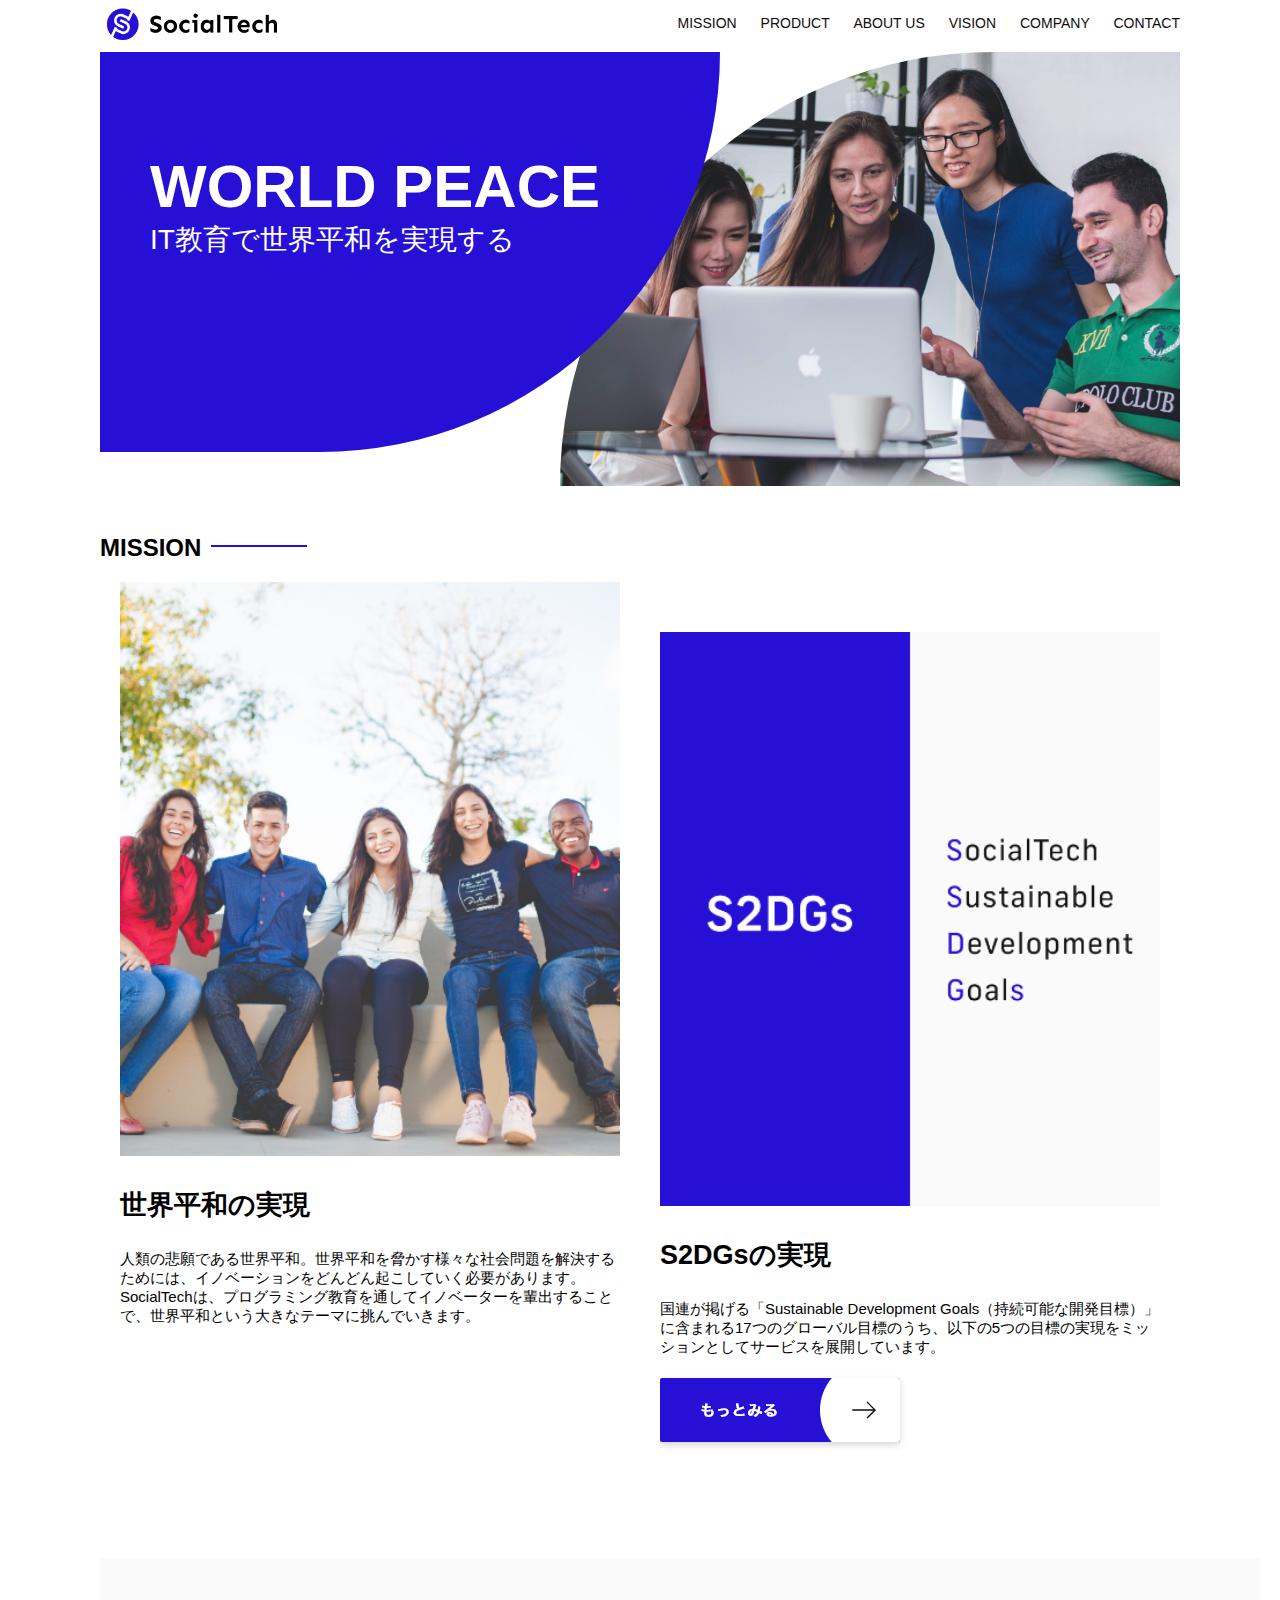
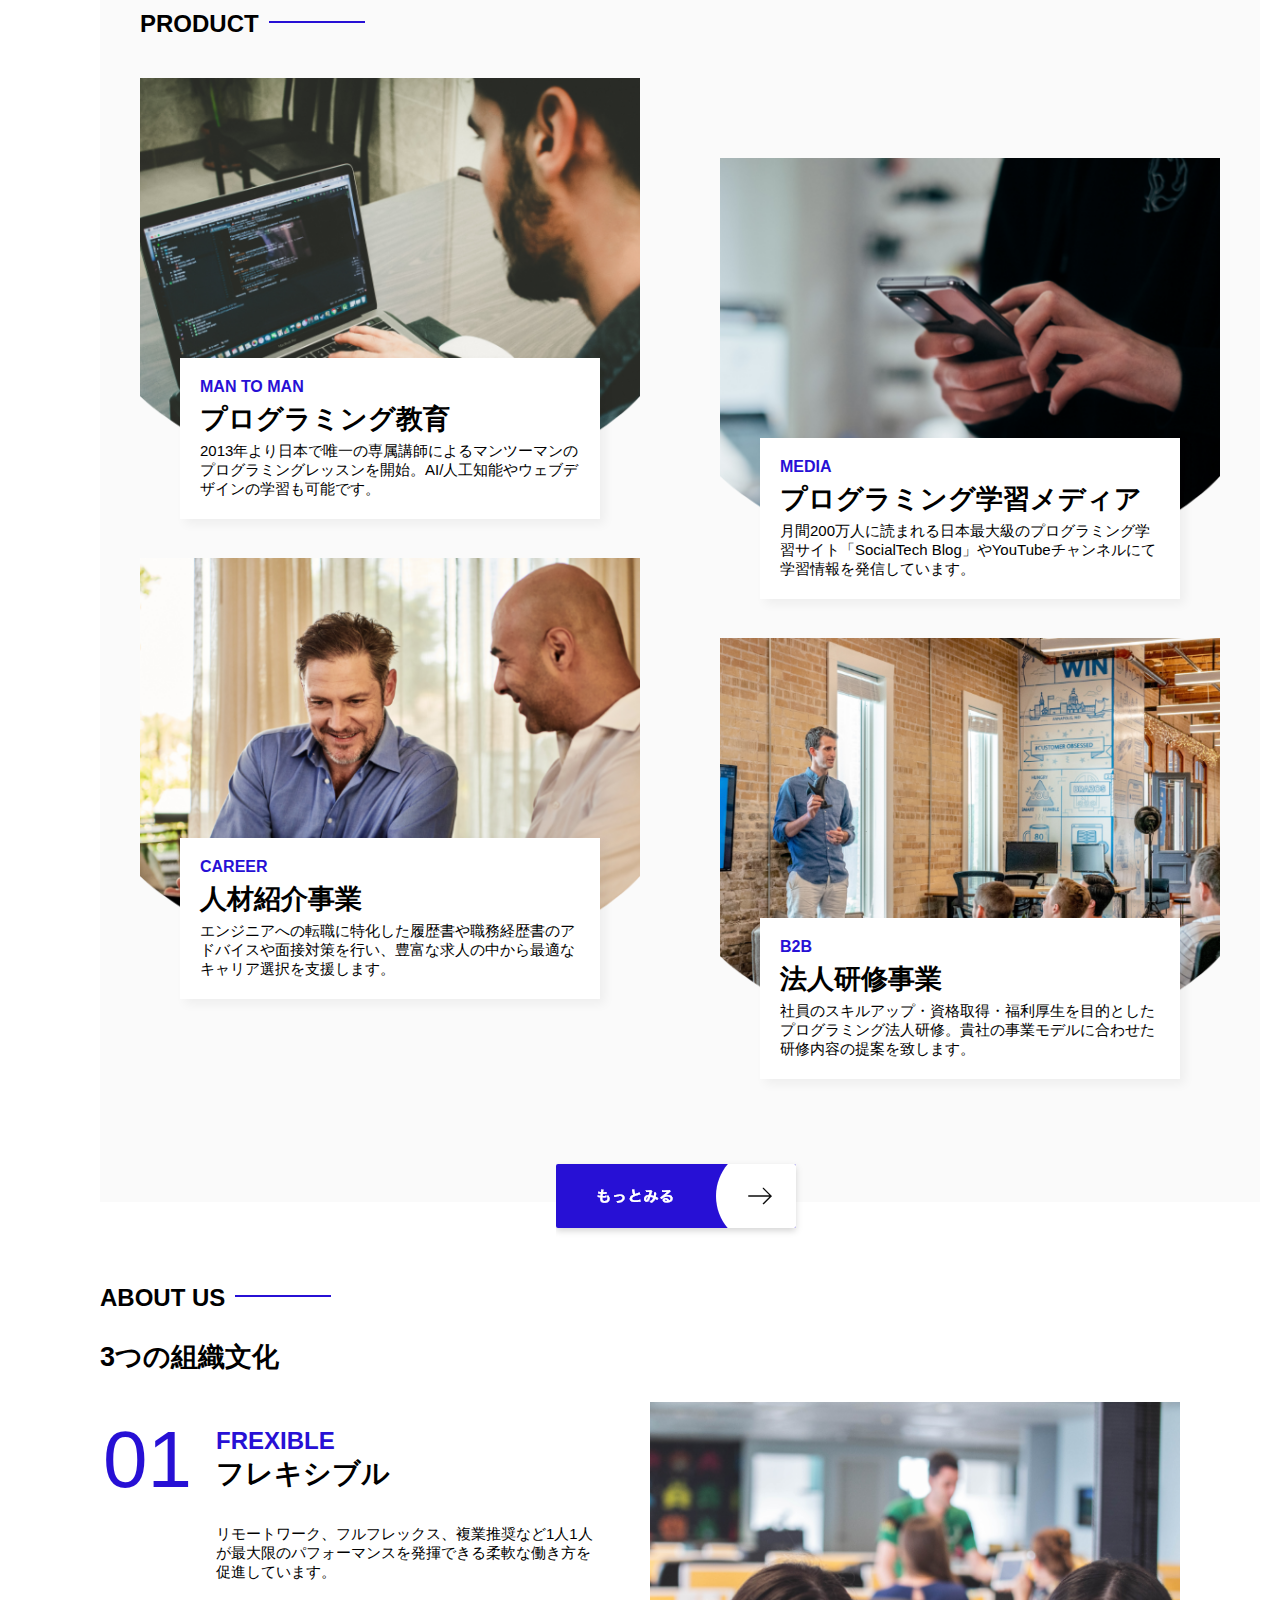
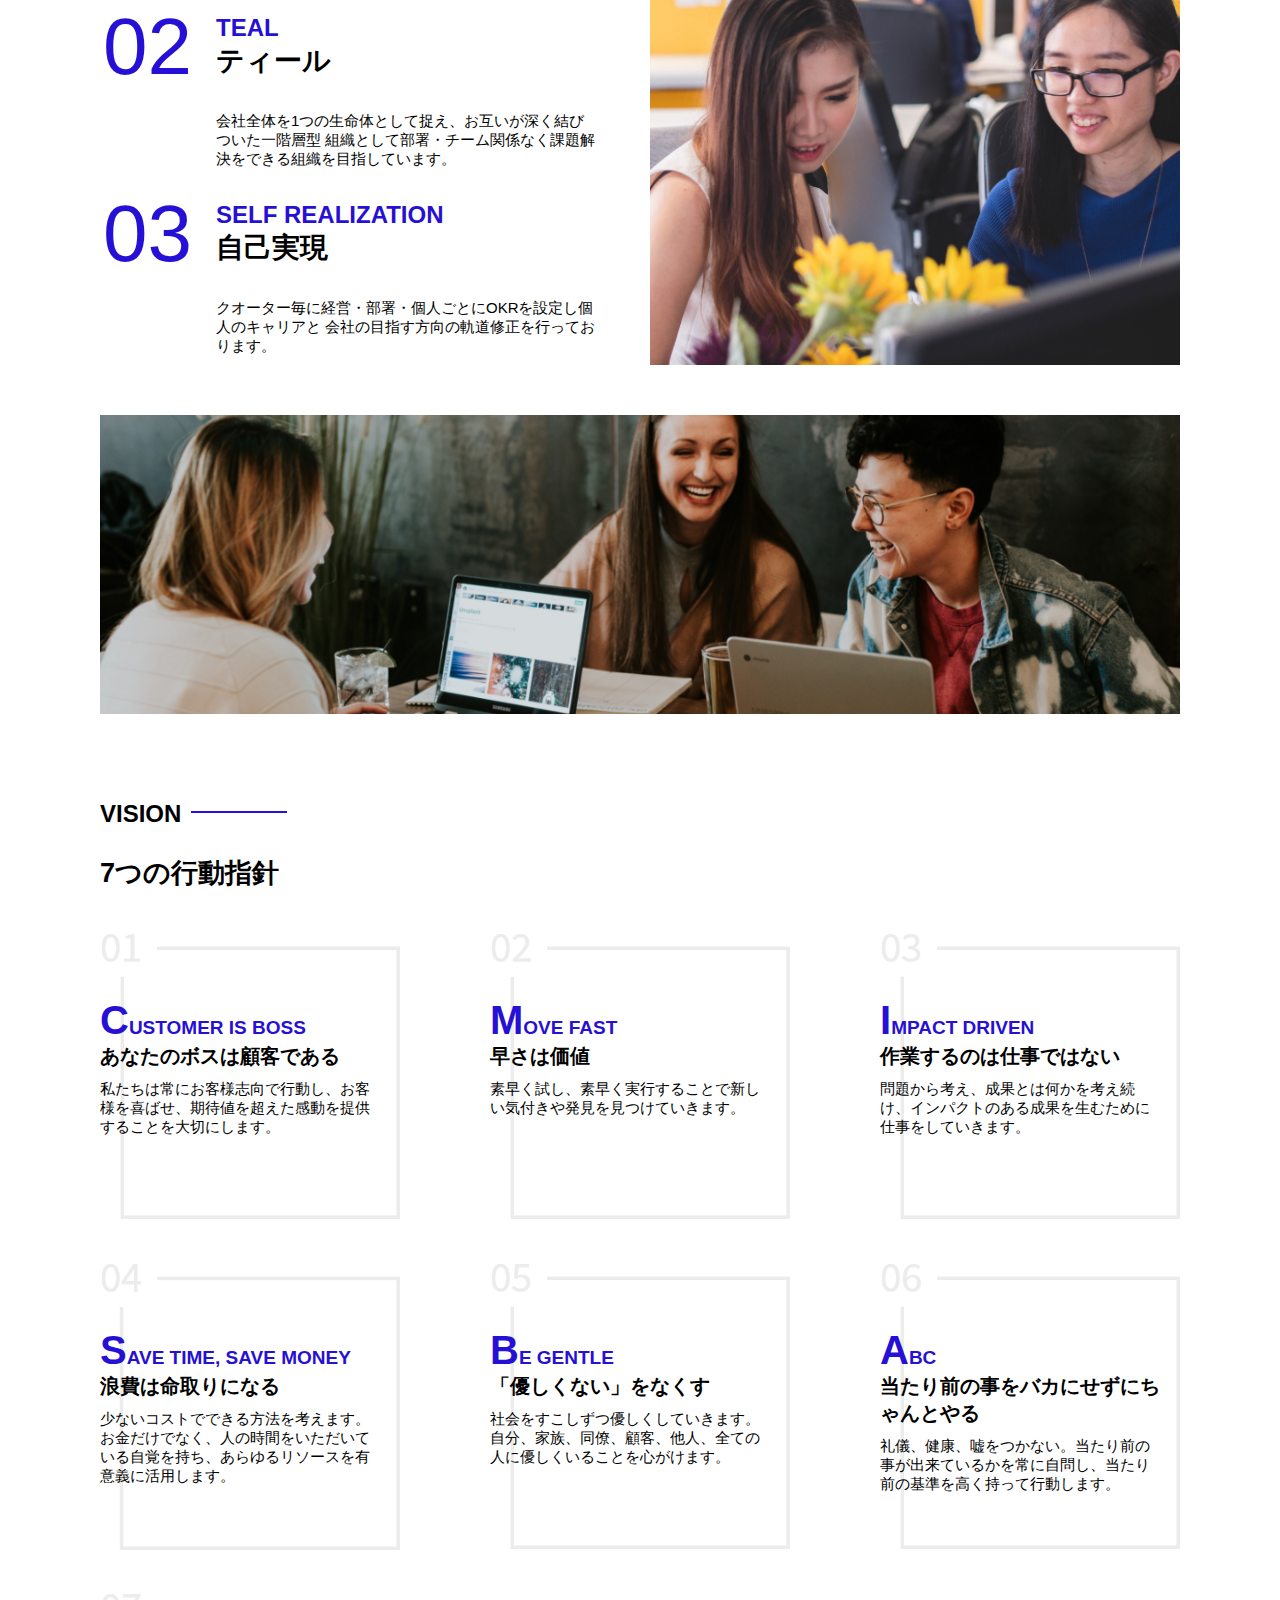
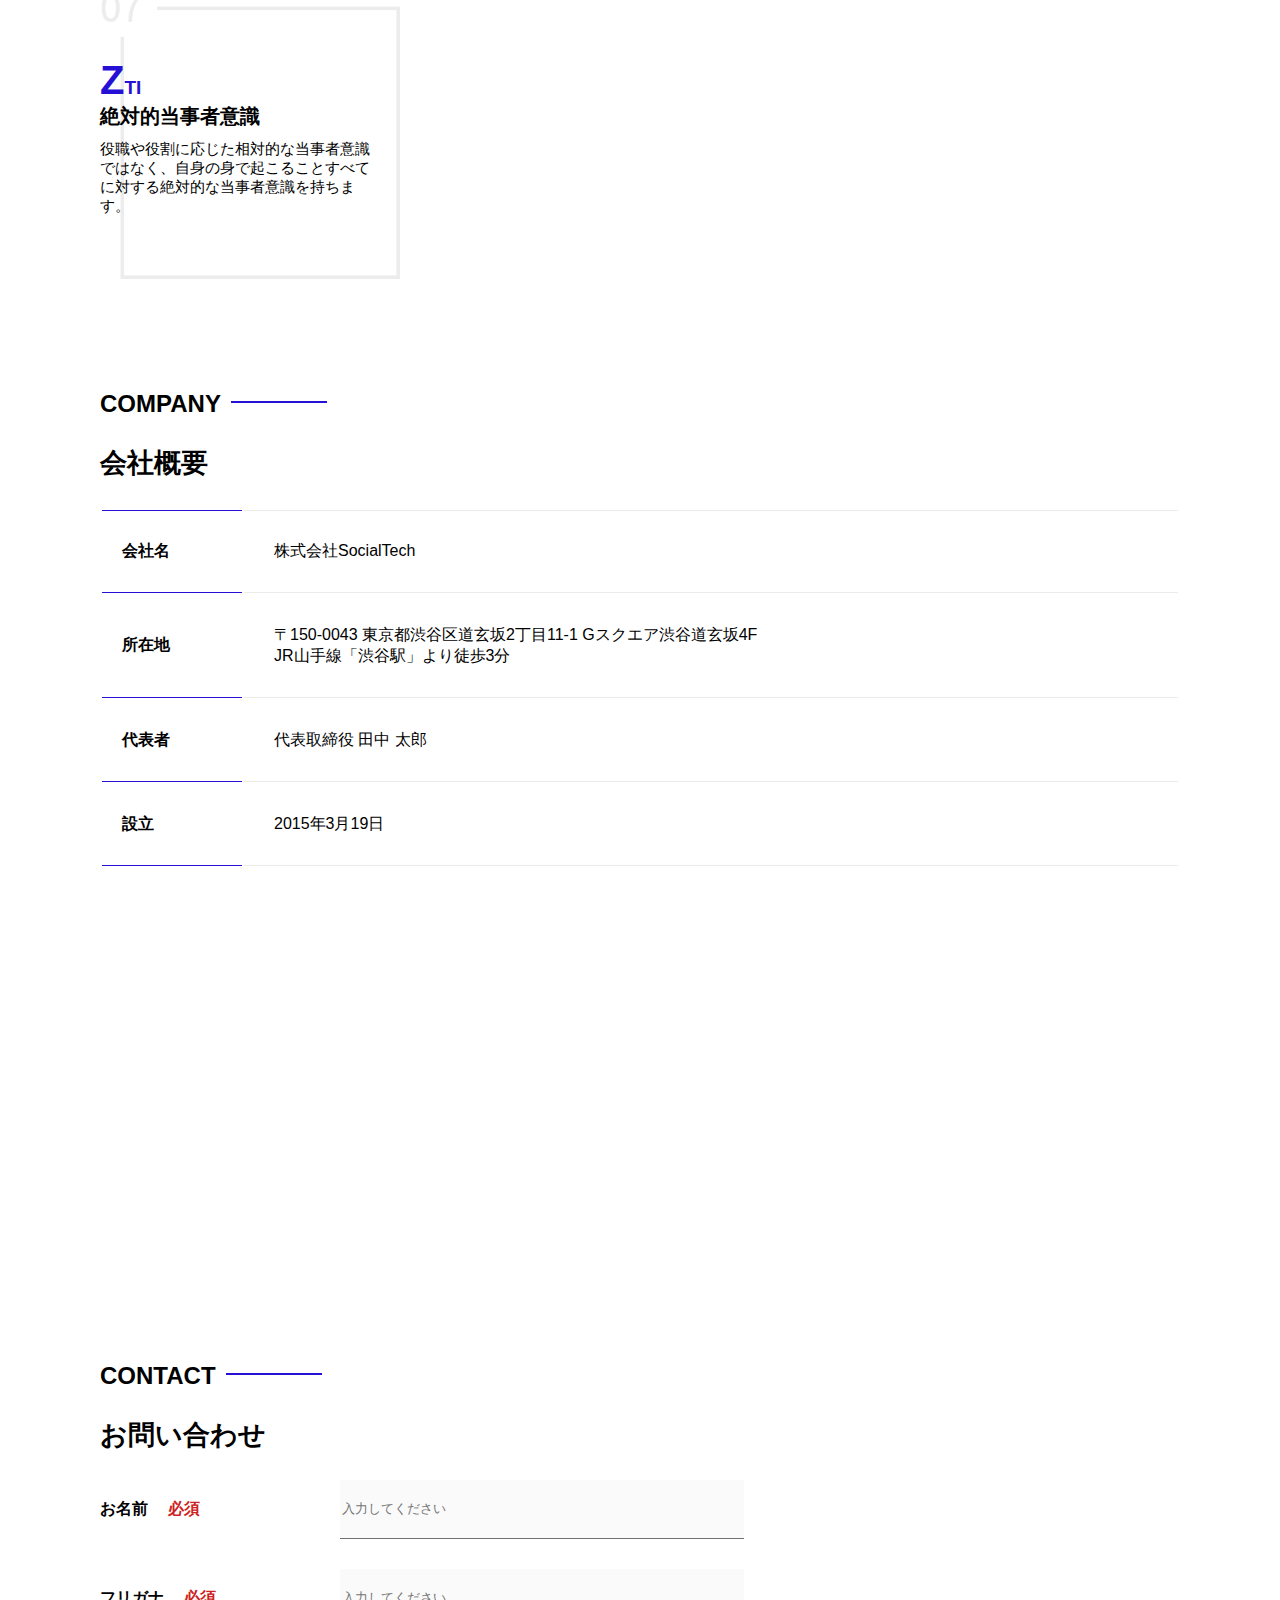
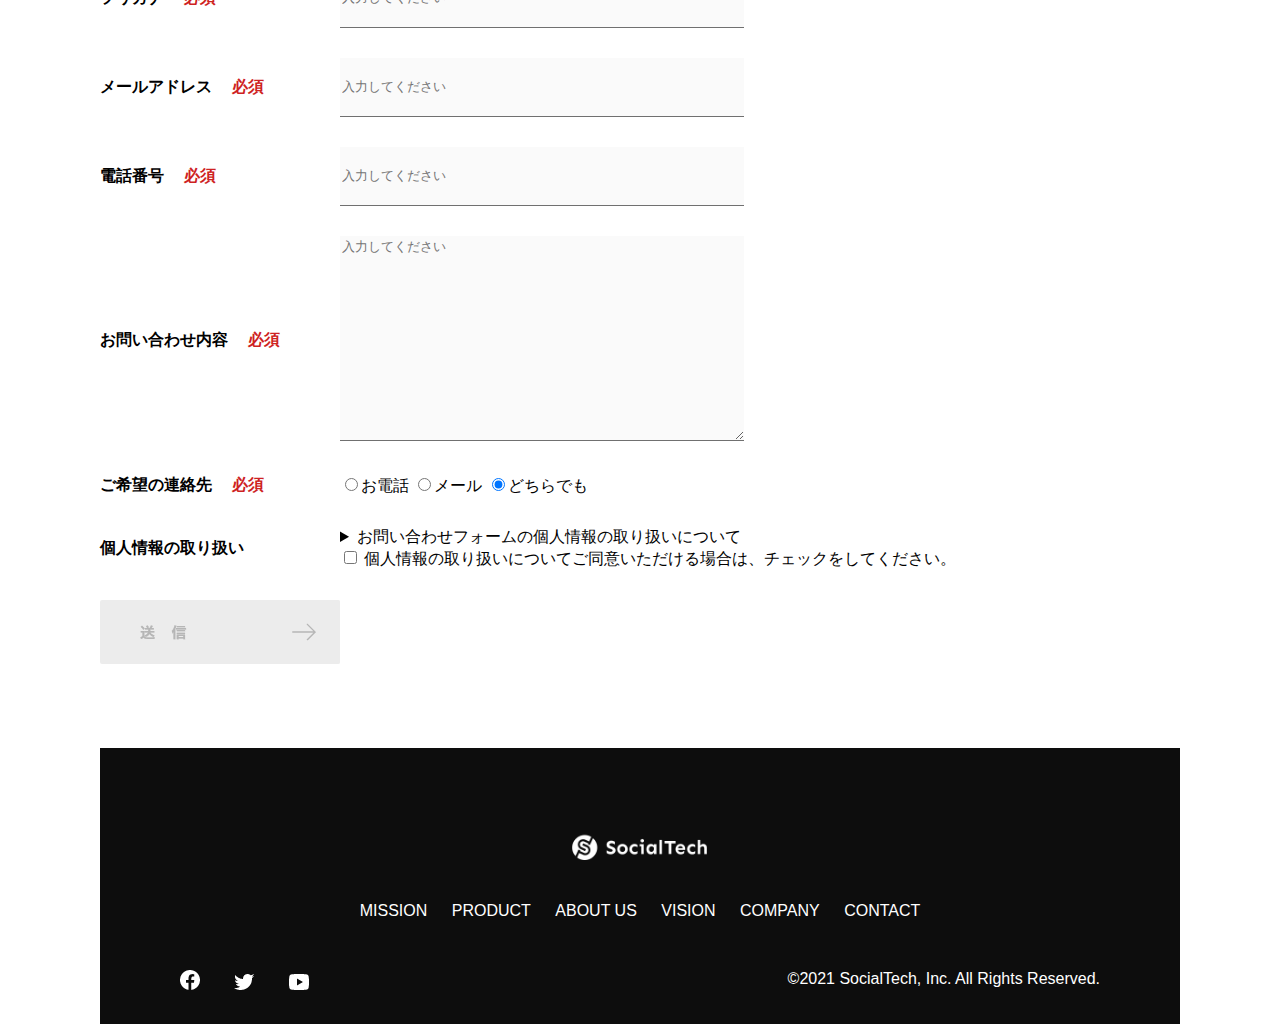
<file: index.html>
<!DOCTYPE html>
<html>
<head>
    <title>SocialTech</title>
    <meta charset="utf-8">
    <meta name="description" content="SocialTechはEdTech業界のリーディングカンパニーを目指します。">
    <meta name="viewport" content="width=device-width,initial-scale=1.0">
    <link rel="stylesheet" href="style.css">
</head>
<body> 
   <!-- ヘッダー -->
   <header>
    <!-- ロゴ -->
    <a href="index.html" id="logo"><img src="images/logo.png" alt="トップページの戻る"></a>

     <!-- PC用ナビゲーション -->
     <nav id="nav-pc">
        <a href="mission.html">MISSION</a>
        <a href="product.html">PRODUCT</a>
        <a href="index.html#aboutus">ABOUT US</a>
       <a href="index.html#vision">VISION</a>
       <a href="index.html#company">COMPANY</a>
       <a href="index.html#contact">CONTACT</a>
     </nav>
     <!-- スマホ用メニューボタン -->
     <img id="menu-sp" src="images/button-menu.png" alt="ナビゲーションを開く" onclick="document.getElementById('nav-sp').style.display = 'block'">
    
     <!-- スマホ用ナビゲーション -->
     <nav id="nav-sp">
      <img id="close"  src="images/button-close.png" alt="ナビゲーションを閉じる" onclick="document.getElementById('nav-sp').style.display = 'none'">
      <a id="logo-sp" href="index.html" onclick="document.getElementById('nav-sp').style.display = 'none'"><img
        src="images/logo-sp.png" alt="トップページに戻る"></a>
    <a class="menu" href="mission.html" onclick="document.getElementById('nav-sp').style.display = 'none'">MISSION</a>
    <a class="menu" href="product.html" onclick="document.getElementById('nav-sp').style.display = 'none'">PRODUCT</a>
    <a class="menu" href="index.html#aboutus" onclick="document.getElementById('nav-sp').style.display = 'none'">ABOUT
      US</a>
    <a class="menu" href="index.html#vision"
      onclick="document.getElementById('nav-sp').style.display = 'none'">VISION</a>
    <a class="menu" href="index.html#company"
      onclick="document.getElementById('nav-sp').style.display = 'none'">COMPANY</a>
    <a class="menu" href="index.html#contact"
      onclick="document.getElementById('nav-sp').style.display = 'none'">CONTACT</a>
    <div id="sns">
      <a href="https://www.facebook.com/sejuku2013"><img src="images/button-facebook.png" alt="Facebookのリンク"></a>
      <a href="https://twitter.com/samuraijuku"><img src="images/button-twitter.png" alt="Twitterのリンク"></a>
      <a href="https://www.youtube.com/channel/UCCFOQO5aDK0xXam4cUQXT8g"><img src="images/button-youtube.png" alt="YouTubeのリンク"></a>
    </div>
     </nav>
    
   </header>   
   <main>
    <article>
       <!-- メインビジュアル -->
       <section id="main-visual">
        <div id="main-message">
            <h1>WORLD PEACE</h1>
            <p>IT教育で世界平和を実現する</p>
        </div>
        <img src="images/index/index-main.png" alt="PCの周りに集まる多国籍の仲間たち">
    </section>
    <!--ミッション-->
    <section id="mission">
      <h2 class="index-h2">MISSION</h2>
      <div id="mission-flex">
        <div>
         <img id="mission-photo" src="images/index/index-mission.png" alt="屋外のベンチで写真を撮影する多国籍の仲間たち">
         <h3>世界平和の実現</h3>
         <p>
          人類の悲願である世界平和。世界平和を脅かす様々な社会問題を解決するためには、イノベーションをどんどん起こしていく必要があります。SocialTechは、プログラミング教育を通してイノベーターを輩出することで、世界平和という大きなテーマに挑んでいきます。
         </p>
        </div>
        <div>
          <img id="s2dgs" src="images/index/s2dgs.png" alt="S2DGs">
          <h3>S2DGsの実現</h3>
          <p>国連が掲げる「Sustainable Development Goals（持続可能な開発目標）」に含まれる17つのグローバル目標のうち、以下の5つの目標の実現をミッションとしてサービスを展開しています。</p>
          <a href="mission.html">
            <img src="images/button-more.png" alt="もっとみる">
          </a>
        </div>
      </div>
    </section>
    <!-- プロダクト -->
    <section id="product">
      <h2 class ="index-h2">PRODUCT</h2>
      <div>
        <div id="product-left">
          <div>
            <img class="product-photo" src="images/index/index-mantoman.png" alt="PCでコードを書く男性">
            <div class="product-explain">
              <span>MAN TO MAN</span>
              <h3>プログラミング教育</h3>
              <p>2013年より日本で唯一の専属講師によるマンツーマンのプログラミングレッスンを開始。AI/人工知能やウェブデザインの学習も可能です。</p>
            </div>
          </div>
          <div>
            <img class="product-photo" src="images/index/index-career.png" alt="笑顔で話し合う2人の男性">
                <div class="product-explain">
                  <span>CAREER</span>
                  <h3>人材紹介事業</h3>
                  <p>エンジニアへの転職に特化した履歴書や職務経歴書のアドバイスや面接対策を行い、豊富な求人の中から最適なキャリア選択を支援します。</p>
                </div>
          </div>
        </div>
        <div id="product-right">
          <div>
            <img class="product-photo" src="images/index/index-media.png" alt="スマートフォンを操作する人">
            <div class="product-explain">
              <span>MEDIA</span>
              <h3>プログラミング学習メディア</h3>
              <p>月間200万人に読まれる日本最大級のプログラミング学習サイト「SocialTech Blog」やYouTubeチャンネルにて学習情報を発信しています。</p>
            </div>
          </div>
          <div>
            <img class="product-photo" src="images/index/index-b2b.png" alt="講演中の男性とそれを聴く人々">
            <div class="product-explain">
              <span>B2B</span>
              <h3>法人研修事業</h3>
              <p>社員のスキルアップ・資格取得・福利厚生を目的としたプログラミング法人研修。貴社の事業モデルに合わせた研修内容の提案を致します。</p>
            </div>
          </div>
        </div>
      </div>
      <div>
        <a id="product-more" href="product.html">
          <img src="images/button-more.png" alt="もっとみる">
        </a>
      </div>
    </section>
    <!---ABOUT US-->
    <section id="aboutus">
      <h2 class="index-h2">ABOUT US</h2>
      <h3>3つの組織文化</h3>
      <div>
        <table class="culture-table">
          <tr>
            <td>
              <span class="culture-num">01</span>
            </td>
            <td>
              <span class="culture-en">FREXIBLE</span>
              <span class="culture-jp">フレキシブル</span>
            </td>
          </tr>
          <tr>
            <td>
              <!--空白のセル-->
            </td>
            <td>
            <p class="culture-description">
              リモートワーク、フルフレックス、複業推奨など1人1人が最大限のパフォーマンスを発揮できる柔軟な働き方を促進しています。
            </p>
          </td>
          </tr>
          <tr>
            <td>
              <span class="culture-num">02</span>
            </td>
            <td>
              <span class="culture-en">TEAL</span>
              <span class="culture-jp">ティール</span>
            </td>
          </tr>
          <tr>
            <td>
              <!--空白のセル-->
            </td>
            <td>
            <p class="culture-description">
              会社全体を1つの生命体として捉え、お互いが深く結びついた一階層型
              組織として部署・チーム関係なく課題解決をできる組織を目指しています。 
            </p>
          </td>
          </tr>
          <tr>
            <td>
              <span class="culture-num">03</span>
            </td>
            <td>
              <span class="culture-en">SELF REALIZATION</span>
              <span class="culture-jp">自己実現</span>
            </td>
          </tr>
          <tr>
            <td>
              <!--空のセル-->
            </td>
            <td>
              <p class="culture-description">
                クオーター毎に経営・部署・個人ごとにOKRを設定し個人のキャリアと
                会社の目指す方向の軌道修正を行っております。
              </p>
            </td>
          </tr>
        </table>
        <img class="culture-img" src="images/index/index-aboutus1.png" alt="笑顔で話し合う2人の女性">
      </div>
      <img class="culture-img2" src="images/index/index-aboutus2.png" alt="笑顔で話し合う3人の男女">
    </section>
    <!-- VISION -->
    <section id="vision">
      <h2 class="index-h2">VISION</h2>
      <h3>7つの行動指針</h3>
      <div>
        <div class="vision-box">
          <img src="images/index/vision-01.png" alt="01">
          <span>
            <h4>CUSTOMER IS BOSS</h4>
            <h5>あなたのボスは顧客である</h5>
            <p>私たちは常にお客様志向で行動し、お客様を喜ばせ、期待値を超えた感動を提供することを大切にします。</p>
          </span>
        </div>
        <div class="vision-box">
          <img src="images/index/vision-02.png" alt="02">
          <span>
            <h4>MOVE FAST</h4>
            <h5>早さは価値</h5>
            <p>素早く試し、素早く実行することで新しい気付きや発見を見つけていきます。</p>
          </span>
        </div>
        <div class="vision-box">
          <img src="images/index/vision-03.png" alt="03">
          <span>
            <h4>IMPACT DRIVEN</h4>
            <h5>作業するのは仕事ではない</h5>
            <p>問題から考え、成果とは何かを考え続け、インパクトのある成果を生むために仕事をしていきます。</p>
          </span>
        </div>
        <div class="vision-box">
          <img src="images/index//vision-04.png" alt="04">
          <span>
            <h4>SAVE TIME, SAVE MONEY</h4>
            <h5>浪費は命取りになる</h5>
            <p>少ないコストでできる方法を考えます。お金だけでなく、人の時間をいただいている自覚を持ち、あらゆるリソースを有意義に活用します。</p>
          </span>
        </div>
        <div class="vision-box">
          <img src="images/index/vision-05.png" alt="05">
          <span>
            <h4>BE GENTLE</h4>
            <h5>「優しくない」をなくす</h5>
            <p>社会をすこしずつ優しくしていきます。自分、家族、同僚、顧客、他人、全ての人に優しくいることを心がけます。</p>
          </span>
        </div>
        <div class="vision-box">
          <img src="images/index/vision-06.png" alt="06">
          <span>
            <h4>ABC</h4>
            <h5>当たり前の事をバカにせずにちゃんとやる</h5>
            <p>礼儀、健康、嘘をつかない。当たり前の事が出来ているかを常に自問し、当たり前の基準を高く持って行動します。</p>
          </span>
        </div>
        <div class="vision-box">
          <img src="images/index/vision-07.png" alt="07">
          <span>
            <h4>ZTI</h4>
            <h5>絶対的当事者意識</h5>
            <p>役職や役割に応じた相対的な当事者意識ではなく、自身の身で起こることすべてに対する絶対的な当事者意識を持ちます。</p>
          </span>
        </div>
      </div>
    </section>
      <!-- COMPANY -->
      <section id="company">
        <h2 class="index-h2">COMPANY</h2>
        <h3>会社概要</h3>
        <table id="company-table">
          <tr>
            <th class="tableheader-first">会社名</th>
            <td class="cell-first">株式会社SocialTech</td>
          </tr>
          <tr>
            <th class="tableheader">所在地</th>
            <td class="cell">〒150-0043 東京都渋谷区道玄坂2丁目11-1 Gスクエア渋谷道玄坂4F<br>JR山手線「渋谷駅」より徒歩3分</td>
          </tr>
          <tr>
            <th class="tableheader">代表者</th>
            <td class="cell">代表取締役 田中 太郎</td>
          </tr>
          <tr>
            <th class="tableheader">設立</th>
            <td class="cell">2015年3月19日</td>
          </tr>
        </table>
        <iframe
        src="https://www.google.com/maps/embed?pb=!1m18!1m12!1m3!1d3241.7759544892483!2d139.69399665123464!3d35.65789123876098!2m3!1f0!2f0!3f0!3m2!1i1024!2i768!4f13.1!3m3!1m2!1s0x60188caa0042e8d1%3A0xba130bea826a7aa2!2z44CSMTUwLTAwNDMg5p2x5Lqs6YO95riL6LC35Yy66YGT546E5Z2C77yS5LiB55uu77yR77yR4oiS77yR!5e0!3m2!1sja!2sjp!4v1636872991912!5m2!1sja!2sjp"
        style="border:0;" allowfullscreen="" loading="lazy">
      </iframe>
    </section>
    <!-- お問い合わせフォーム -->
    <section id="contact">
      <h2 class="index-h2">CONTACT</h2>
      <h3>お問い合わせ</h3>
      <form action="https://api.staticforms.xyz/submit" method="post">
        <input type="text" name="honeypot" style="display:none">
        <!-- STATIC FORMSのアクセスキー -->
        <input type="hidden" name="accessKey" value="e735f405-4b28-4d74-8f82-f8410866b1f9">
        <!--メールのタイトル-->
        <input type="hidden" name="subject" value="Webサイトからお問い合わせがありました" />
        <!--送信先のメールアドレスをvalueに設定する-->
        <input type="hidden" name="replyTo" value="iwasakiko2716@gmail.com">
         <!--redirectToのURLは公開後のURLへリンクする-->
        <input type="hidden" name="redirectTo" value="">
        <div>
          <div class="contact-heading">
            <label class="contact-label">お名前<span class="contact-span">必須</span></label>
          </div>
          <div class="contact-form">
            <input type="text" name="name" placeholder="入力してください" class="contact-textbox">
          </div>
        </div>
        <div>
          <div class="contact-heading">
            <label class="contact-label">フリガナ<span class="contact-span">必須</span></label>
          </div>
          <div class="contact-form">
            <input type="text" name="hurigana" placeholder="入力してください" class="contact-textbox">
          </div>
        </div>
          <div>
            <div class="contact-heading">
              <label class="contact-label">メールアドレス<span class="contact-span">必須</span></label>
            </div>
            <div class="contact-form">
              <input type="text" name="email" placeholder="入力してください" class="contact-textbox">
            </div>
          </div>
          <div>
            <div class="contact-heading">
              <label class="contact-label">電話番号<span class="contact-span">必須</span></label>
            </div>
            <div class="contact-form">
              <input type="text" name="tel" placeholder="入力してください" class="contact-textbox">
            </div>
          </div>
          <div>
            <div class="contact-heading">
              <label class="contact-label">お問い合わせ内容<span class="contact-span">必須</span></label>
            </div>
            <div class="contact-form">
              <textarea class="contact-textarea" name="message" placeholder="入力してください" ></textarea>
            </div>
          </div>
          <div>
            <div class="contact-heading">
              <label class="contact-label">ご希望の連絡先<span class="contact-span">必須</span></label>
            </div>
            <div>
              <input class="radiobutton" type="radio" value="tel" name="contact" checked><label>お電話</label>
              <input class="radiobutton" type="radio" value="mail" name="contact" checked><label>メール</label>
              <input class="radiobutton" type="radio" value="both" name="contact" checked><label>どちらでも</label>
            </div>
          </div>
          <div>
            <div class="contact-heading">
              <label class="contact-label">個人情報の取り扱い</label>
            </div>
            <div>
              <details>
                <summary>お問い合わせフォームの個人情報の取り扱いについて</summary>
                <div>
                  <span>１．組織の名称又は氏名</span><br>
                  株式会社SocialTech<br><br>
                  <span>２．個人情報保護管理者（若しくはその代理人）の氏名又は職名、所属及び連絡先
                    鈴木 一郎 コーポレート部</span><br>
                  メールアドレス：support@socialtech.net<br>
                  TEL：03-xxxx-xxxx<br>
                  <span>３．個人情報の利用目的</span><br>
                  ・本サービス及び本サービスに関連する情報の提供又はそれらに関する連絡のため<br>
                  ・ユーザーの本人確認のため<br>
                  ・当社サービスのご案内のため<br>
                  ・当社の商品等の広告または宣伝（電子メールによるものを含むものとします。）<br><br>
                  <span>４．個人情報の取り扱い業務の委託</span><br>
                  個人情報の取扱業務の全部または一部を外部に業務委託する場合があります。<br>
                  その際、弊社は、個人情報を適切に保護できる管理体制を敷き実行していることを条件として<br>
                  委託先を厳選したうえで、機密保持契約を委託先と締結し、お客様の個人情報を厳密に管理させます。<br><br>
                  <span>５．個人情報の開示等の請求</span><br>
                  お客様は、弊社に対してご自身の個人情報の開示等（利用目的の通知、開示、内容の訂正・追加・削除、利用の停止または消去、第三者への提供の停止）に関して、当社問合わせ窓口に申し出ることができます。<br>
                  その際、弊社はお客様ご本人を確認させていただいたうえで、合理的な期間内に対応いたします。<br><br>
                  なお、個人情報に関する弊社問合わせ先は、次の通りです。<br><br>
                  株式会社SocialTech　個人情報問合せ窓口<br>
                  〒150-0043　東京都渋谷区道玄坂2丁目11-1 Ｇスクエア渋谷道玄坂 4F<br>
                  メールアドレス：support@socialtech.net　TEL：03-xxxx-xxxx<br><br>
                  <span>６．個人情報を提供されることの任意性について</span><br><br>
                  お客様がご自身の個人情報を弊社に提供されるか否かは、お客様のご判断によりますが、もしご提供されない場合には、適切なサービスが提供できない場合がありますので予めご了承ください。
                </div>
              </details>
              <input type="checkbox" name="agree">
              <span>個人情報の取り扱いについてご同意いただける場合は、チェックをしてください。</span>
            </div>
          </div>
          <input type="image" value="Submit" src="images/button-submit.png" alt="送信する">
      </form>
    </section>
    </article>
    <footer>
      <div id="footer-logo">
        <img src="images/logo-sp.png" alt="SocialTech">
      </div>
      <div id="footer-link">
        <a href="mission.html">MISSION</a>
        <a href="product.html">PRODUCT</a>
         <a href="index.html#aboutus">ABOUT US</a>
         <a href="index.html#vision">VISION</a>
         <a href="index.html#company">COMPANY</a>
         <a href="index.html#contact">CONTACT</a>
      </div>
      <div id="sns-footer">
        <a href="https://www.facebook.com/sejuku2013"><img src="images/button-facebook.png" alt="Facebookのリンク"></a>
        <a href="https://twitter.com/samuraijuku"><img src="images/button-twitter.png" alt="Twitterのリンク"></a>
        <a href="https://www.youtube.com/channel/UCCFOQO5aDK0xXam4cUQXT8g"><img src="images/button-youtube.png" alt="YouTubeのリンク"></a>
        <span id="copyright">&copy;2021 SocialTech, Inc. All Rights Reserved.</span>
       </div>
    </footer>
  </main>
</body>

</html>

      </div>
    </footer>
  </main>
</body>
</html>
</file>
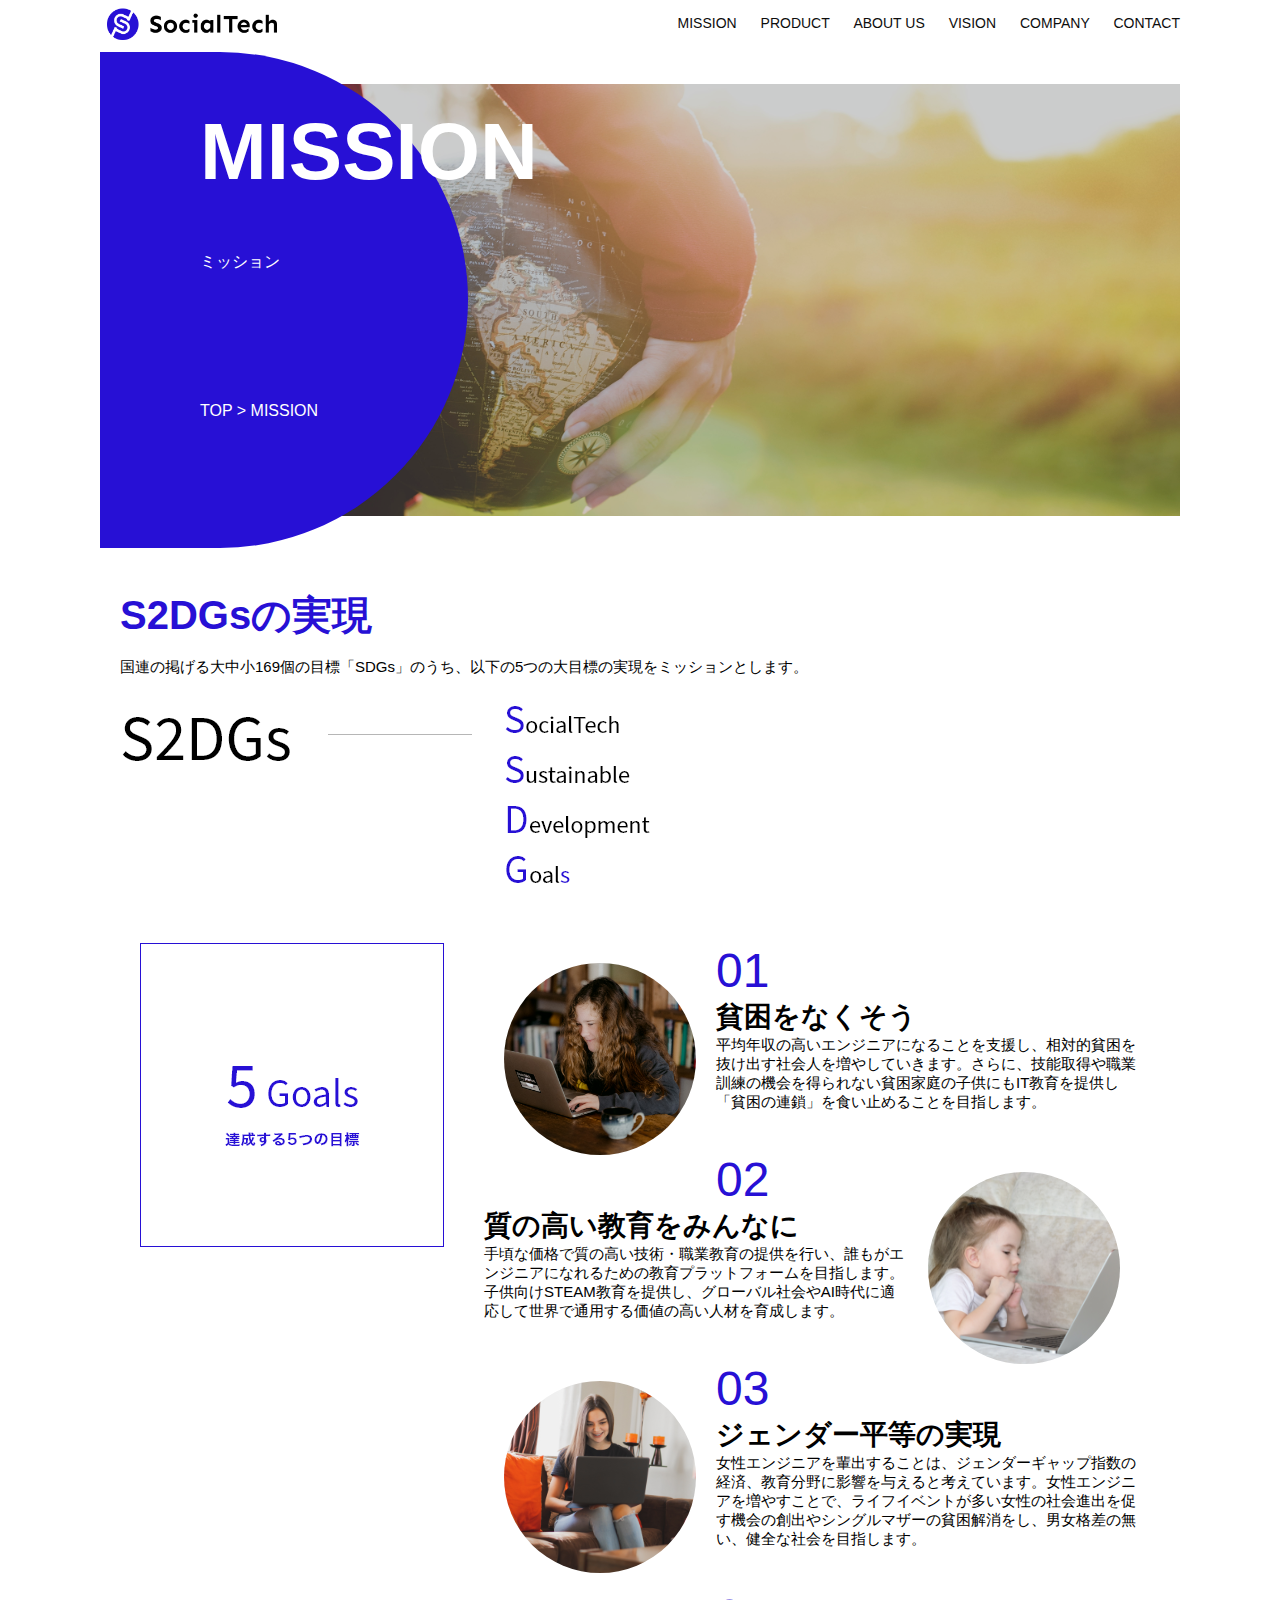
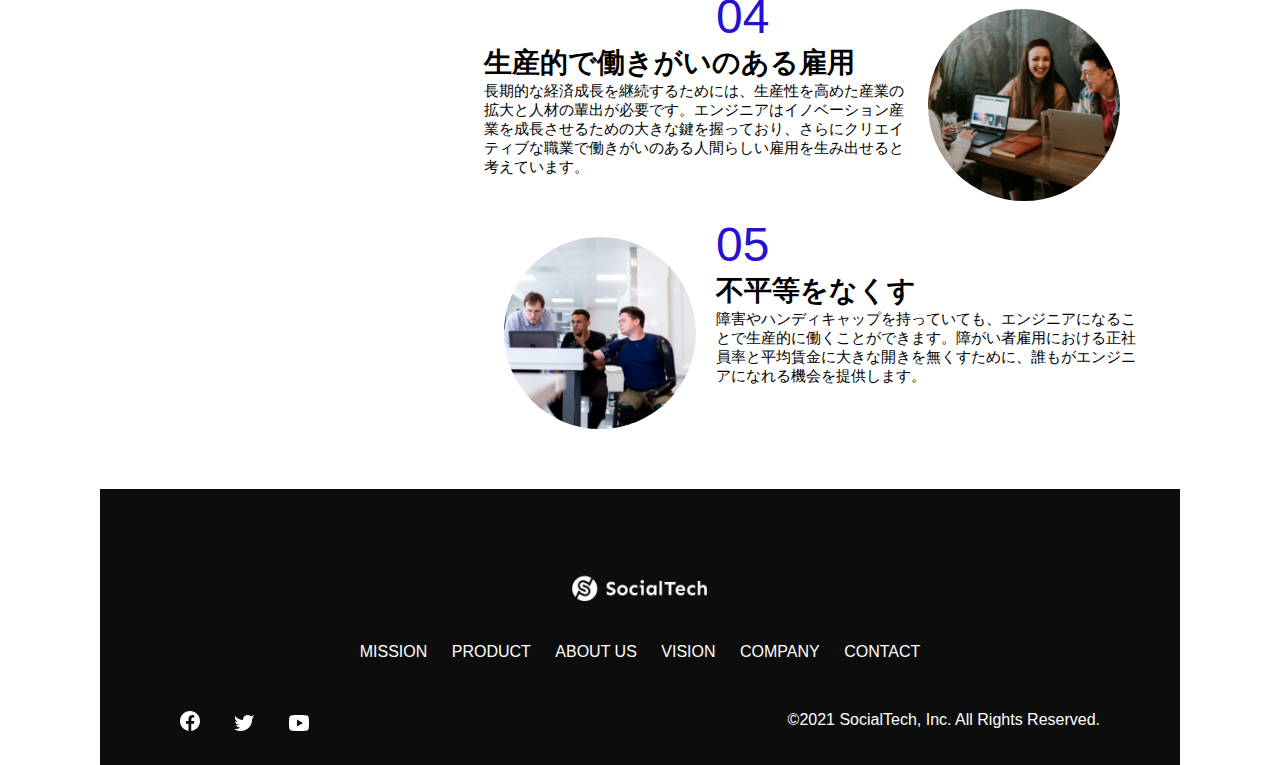
<file: mission.html>
<!DOCTYPE html>
<html>
<head>
    <title>SocialTech - MISSION ミッション -</title>
    <meta charset="UTF-8">
    <meta name="description" content="SocialTechが目指す5つの目標（S2DGs）を紹介します">
    <meta name="viewport" content="width=device-width, initial-scale=1.0">
    <link rel="stylesheet" href="style.css">
</head>

<body>
  <!-- ヘッダー -->
  <header>
    <!-- ロゴ -->
    <a href="index.html" id="logo"><img src="images/logo.png" alt="トップページに戻る"></a>
  
    <!-- PC用ナビゲーション -->
    <nav id="nav-pc">
      <a href="mission.html">MISSION</a>
      <a href="product.html">PRODUCT</a>
      <a href="index.html#aboutus">ABOUT US</a>
      <a href="index.html#vision">VISION</a>
      <a href="index.html#company">COMPANY</a>
      <a href="index.html#contact">CONTACT</a>
    </nav>

    <!-- スマホ用メニューボタン -->
    <img id="menu-sp" src="images/button-menu.png" alt="ナビゲーションを開く" onclick="document.getElementById('nav-sp').style.display = 'block'">

    <!-- スマホ用ナビゲーション -->
    <nav id="nav-sp">
      <img id="close" src="images/button-close.png" alt="ナビゲーションを閉じる" onclick="document.getElementById('nav-sp').style.display = 'none'">
      <a id="logo-sp" href="index.html" onclick="document.getElementById('nav-sp').style.display = 'none'"><img
          src="images/logo-sp.png" alt="トップページに戻る"></a>
      <a class="menu" href="mission.html" onclick="document.getElementById('nav-sp').style.display = 'none'">MISSION</a>
      <a class="menu" href="product.html" onclick="document.getElementById('nav-sp').style.display = 'none'">PRODUCT</a>
      <a class="menu" href="index.html#aboutus" onclick="document.getElementById('nav-sp').style.display = 'none'">ABOUT
        US</a>
      <a class="menu" href="index.html#vision"
        onclick="document.getElementById('nav-sp').style.display = 'none'">VISION</a>
      <a class="menu" href="index.html#company"
        onclick="document.getElementById('nav-sp').style.display = 'none'">COMPANY</a>
      <a class="menu" href="index.html#contact"
        onclick="document.getElementById('nav-sp').style.display = 'none'">CONTACT</a>
      <div id="sns">
        <a href="https://www.facebook.com/sejuku2013"><img src="images/button-facebook.png" alt="Facebookのリンク"></a>
        <a href="https://twitter.com/samuraijuku"><img src="images/button-twitter.png" alt="Twitterのリンク"></a>
        <a href="https://www.youtube.com/channel/UCCFOQO5aDK0xXam4cUQXT8g"><img src="images/button-youtube.png" alt="YouTubeのリンク"></a>
      </div>
    </nav>   
  </header>
  <main>
    <article>
        <section id="mission-main">
            <div id="mission-title">
                <h1>MISSION</h1>
                <span>ミッション</span>
                <div>TOP > MISSION</div>
            </div>
        </section>
        <section id="mission-s2dgs">
            <h2 class="mission-h2">S2DGsの実現</h2>
            <p>国連の掲げる大中小169個の目標「SDGs」のうち、以下の5つの大目標の実現をミッションとします。</p>
            <img src="images/mission/mission-s2dgs.png" alt="S2DGs">
        </section>
        <section id="mission-5goals">
            <div>
                <img id="s2dgs-image" src="images/mission/mission-5goals.png" alt="5Goals">
            </div>
            <div>
                <div>
                    <img class="fivegoals-image-left" src="images/mission/mission-5goals01.png" alt="PCを操作する女の子">
                    <span class="fivegoals-number">01</span>
                    <h3 class="fivegoals-h3">貧困をなくそう</h3>
                    <p class="fivegoals-p">
                      平均年収の高いエンジニアになることを支援し、相対的貧困を抜け出す社会人を増やしていきます。さらに、技能取得や職業訓練の機会を得られない貧困家庭の子供にもIT教育を提供し「貧困の連鎖」を食い止めることを目指します。
                    </p>  
                </div>
                <div>
                    <img class="fivegoals-image-right" src="images/mission/mission-5goals02.png" alt="PCを見つめる小さい女の子">
                    <span class="fivegoals-number">02</span>
                    <h3 class="fivegoals-h3">質の高い教育をみんなに</h3>
                    <p class="fivegoals-p">
                     手頃な価格で質の高い技術・職業教育の提供を行い、誰もがエンジニアになれるための教育プラットフォームを目指します。子供向けSTEAM教育を提供し、グローバル社会やAI時代に適応して世界で通用する価値の高い人材を育成します。
                    </p>
                </div>
                <div>
                    <img class="fivegoals-image-left" src="images/mission/mission-5goals03.png" alt="PCを操作する女性">
                    <span class="fivegoals-number">03</span>
                    <h3 class="fivegoals-h3">ジェンダー平等の実現</h3>
                    <p class="fivegoals-p">
                      女性エンジニアを輩出することは、ジェンダーギャップ指数の経済、教育分野に影響を与えると考えています。女性エンジニアを増やすことで、ライフイベントが多い女性の社会進出を促す機会の創出やシングルマザーの貧困解消をし、男女格差の無い、健全な社会を目指します。
                    </p>
                </div>
          
                <div>
                    <img class="fivegoals-image-right" src="images/mission/mission-5goals04.png" alt="笑顔で話し合う3人の男女">
                    <span class="fivegoals-number">04</span>
                    <h3 class="fivegoals-h3">生産的で働きがいのある雇用</h3>
                    <p class="fivegoals-p">
                      長期的な経済成長を継続するためには、生産性を高めた産業の拡大と人材の輩出が必要です。エンジニアはイノベーション産業を成長させるための大きな鍵を握っており、さらにクリエイティブな職業で働きがいのある人間らしい雇用を生み出せると考えています。
                    </p>
                </div>
          
                <div>
                    <img class="fivegoals-image-left" src="images/mission/mission-5goals05.png" alt="障害を持つ男性が生き生きと働く様子">
                    <span class="fivegoals-number">05</span>
                    <h3 class="fivegoals-h3">不平等をなくす</h3>
                    <p class="fivegoals-p">
                      障害やハンディキャップを持っていても、エンジニアになることで生産的に働くことができます。障がい者雇用における正社員率と平均賃金に大きな開きを無くすために、誰もがエンジニアになれる機会を提供します。
                    </p>
                </div>
            </div>
        </section>
    </article>
    <footer>
        <div id="footer-logo">
            <img src="images/logo-sp.png" alt="SocialTech">
          </div>
          <div id="footer-link">
            <a href="mission.html">MISSION</a>
            <a href="product.html">PRODUCT</a>
            <a href="index.html#aboutus">ABOUT US</a>
            <a href="index.html#vision">VISION</a>
            <a href="index.html#company">COMPANY</a>
            <a href="index.html#contact">CONTACT</a>
          </div>
          <div id="sns-footer">
            <a href="https://www.facebook.com/sejuku2013"><img src="images/button-facebook.png" alt="Facebookのリンク"></a>
            <a href="https://twitter.com/samuraijuku"><img src="images/button-twitter.png" alt="Twitterのリンク"></a>
            <a href="https://www.youtube.com/channel/UCCFOQO5aDK0xXam4cUQXT8g"><img src="images/button-youtube.png" alt="YouTubeのリンク"></a>
            <span id="copyright">&copy;2021 SocialTech, Inc. All Rights Reserved. </span>
          </div>        
    </footer>
  </main>
</body>
</html>
</file>
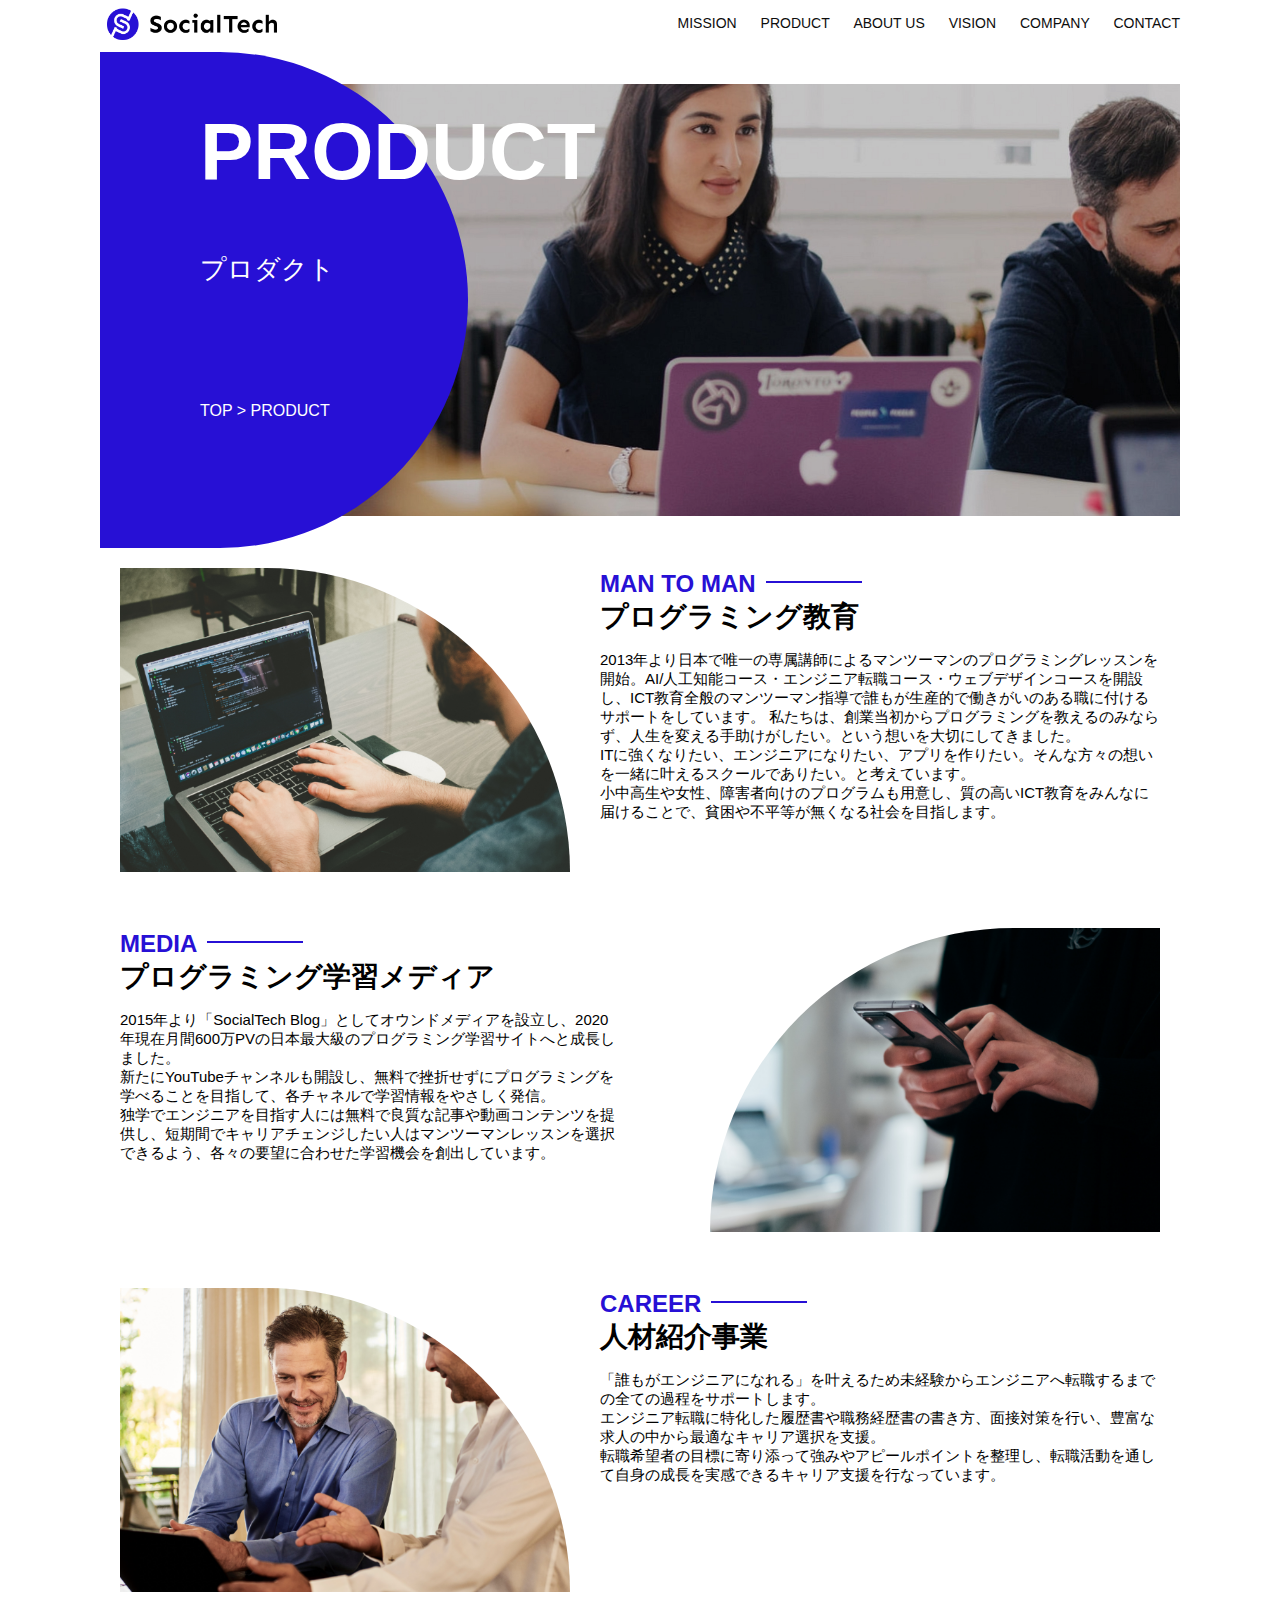
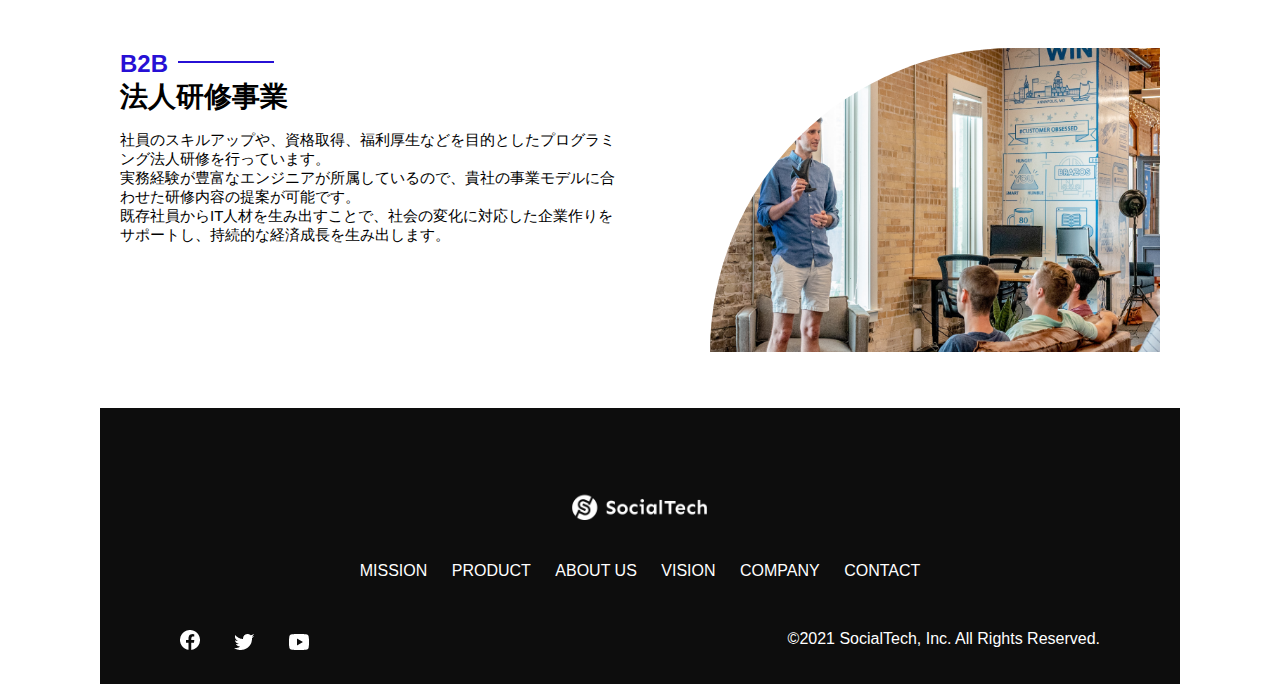
<file: product.html>
<!DOCTYPE html>
<html>
<head>
  <title>SocialTech -PRODUCT プロダクト-</title>
  <meta charset="UTF-8">
  <meta name="description" content="SocialTechの4つのプロダクトを紹介します">
  <meta name="viewport" content="width=device-width, initial-scale=1.0">
  <link rel="stylesheet" href="style.css">
</head>

<body>
  <!-- ヘッダー -->
  <header>
    <!-- ロゴ -->
    <a href="index.html" id="logo"><img src="images/logo.png" alt="トップページに戻る"></a>

    <!-- PC用ナビゲーション -->
    <nav id="nav-pc">
      <a href="mission.html">MISSION</a>
      <a href="product.html">PRODUCT</a>
      <a href="index.html#aboutus">ABOUT US</a>
      <a href="index.html#vision">VISION</a>
      <a href="index.html#company">COMPANY</a>
      <a href="index.html#contact">CONTACT</a>
    </nav>

    <!-- スマホ用メニューボタン -->
    <img id="menu-sp" src="images/button-menu.png" alt="ナビゲーションを開く" onclick="document.getElementById('nav-sp').style.display = 'block'">

    <!-- スマホ用ナビゲーション -->
    <nav id="nav-sp">
      <img id="close" src="images/button-close.png" alt="ナビゲーションを閉じる" onclick="document.getElementById('nav-sp').style.display = 'none'">
      <a id="logo-sp" href="index.html" onclick="document.getElementById('nav-sp').style.display = 'none'"><img
          src="images/logo-sp.png" alt="トップページに戻る"></a>
      <a class="menu" href="mission.html" onclick="document.getElementById('nav-sp').style.display = 'none'">MISSION</a>
      <a class="menu" href="product.html" onclick="document.getElementById('nav-sp').style.display = 'none'">PRODUCT</a>
      <a class="menu" href="index.html#aboutus" onclick="document.getElementById('nav-sp').style.display = 'none'">ABOUT
        US</a>
      <a class="menu" href="index.html#vision"
        onclick="document.getElementById('nav-sp').style.display = 'none'">VISION</a>
      <a class="menu" href="index.html#company"
        onclick="document.getElementById('nav-sp').style.display = 'none'">COMPANY</a>
      <a class="menu" href="index.html#contact"
        onclick="document.getElementById('nav-sp').style.display = 'none'">CONTACT</a>
      <div id="sns">
        <a href="https://www.facebook.com/sejuku2013"><img src="images/button-facebook.png" alt="Facebookのリンク"></a>
        <a href="https://twitter.com/samuraijuku"><img src="images/button-twitter.png" alt="Twitterのリンク"></a>
        <a href="https://www.youtube.com/channel/UCCFOQO5aDK0xXam4cUQXT8g"><img src="images/button-youtube.png" alt="YouTubeのリンク"></a>
      </div>
    </nav>
  </header>
  <main>
    <article>
        <section id="product-main">
            <div id="product-title">
                <h1>PRODUCT</h1>
                <span>プロダクト</span>
                <div>TOP > PRODUCT</div>
            </div>
        </section>
        <section class="product-section1">
            <img src="images/product/product-mantoman.png" alt="PCでコードを書く男性">
            <div>
                <h2 class="product-h2">MAN TO MAN</h2>
                <h3 class="product-h3">プログラミング教育</h3>
                <p>
                    2013年より日本で唯一の専属講師によるマンツーマンのプログラミングレッスンを開始。AI/人工知能コース・エンジニア転職コース・ウェブデザインコースを開設し、ICT教育全般のマンツーマン指導で誰もが生産的で働きがいのある職に付けるサポートをしています。
                    私たちは、創業当初からプログラミングを教えるのみならず、人生を変える手助けがしたい。という想いを大切にしてきました。<br>ITに強くなりたい、エンジニアになりたい、アプリを作りたい。そんな方々の想いを一緒に叶えるスクールでありたい。と考えています。<br>小中高生や女性、障害者向けのプログラムも用意し、質の高いICT教育をみんなに届けることで、貧困や不平等が無くなる社会を目指します。                   
                </p>
            </div>
        </section>
        <section class="product-section2">
            <div>
              <h2 class="product-h2">MEDIA</h2>
              <h3 class="product-h3">プログラミング学習メディア</h3>
              <p>2015年より「SocialTech
                Blog」としてオウンドメディアを設立し、2020年現在月間600万PVの日本最大級のプログラミング学習サイトへと成長しました。<br>新たにYouTubeチャンネルも開設し、無料で挫折せずにプログラミングを学べることを目指して、各チャネルで学習情報をやさしく発信。<br>独学でエンジニアを目指す人には無料で良質な記事や動画コンテンツを提供し、短期間でキャリアチェンジしたい人はマンツーマンレッスンを選択できるよう、各々の要望に合わせた学習機会を創出しています。
              </p>
            </div>
            <img src="images/product/product-media.png" alt="スマートフォンを操作する人">
          </section>
          <section class="product-section1">
            <img src="images/product/product-career.png" alt="笑顔で話し合う2人の男性">
            <div>
              <h2 class="product-h2">CAREER</h2>
              <h3 class="product-h3">人材紹介事業</h3>
              <p>
                「誰もがエンジニアになれる」を叶えるため未経験からエンジニアへ転職するまでの全ての過程をサポートします。<br>エンジニア転職に特化した履歴書や職務経歴書の書き方、面接対策を行い、豊富な求人の中から最適なキャリア選択を支援。<br>転職希望者の目標に寄り添って強みやアピールポイントを整理し、転職活動を通して自身の成長を実感できるキャリア支援を行なっています。<br>
              </p>
            </div>
          </section>
          <section class="product-section2">
            <div>
              <h2 class="product-h2">B2B</h2>
              <h3 class="product-h3">法人研修事業</h3>
              <p>
                社員のスキルアップや、資格取得、福利厚生などを目的としたプログラミング法人研修を行っています。<br>実務経験が豊富なエンジニアが所属しているので、貴社の事業モデルに合わせた研修内容の提案が可能です。<br>既存社員からIT人材を生み出すことで、社会の変化に対応した企業作りをサポートし、持続的な経済成長を生み出します。
              </p>
            </div>
            <img src="images/product/product-b2b.png" alt="講演中の男性とそれを聴く人々">
          </section>
    </article>
    <footer>
      <div id="footer-logo">
        <img src="images/logo-sp.png" alt="SocialTech">
      </div>
      <div id="footer-link">
        <a href="mission.html">MISSION</a>
        <a href="product.html">PRODUCT</a>
        <a href="index.html#aboutus">ABOUT US</a>
        <a href="index.html#vision">VISION</a>
        <a href="index.html#company">COMPANY</a>
        <a href="index.html#contact">CONTACT</a>
      </div>
      <div id="sns-footer">
        <a href="https://www.facebook.com/sejuku2013"><img src="images/button-facebook.png" alt="Facebookのリンク"></a>
        <a href="https://twitter.com/samuraijuku"><img src="images/button-twitter.png" alt="Twitterのリンク"></a>
        <a href="https://www.youtube.com/channel/UCCFOQO5aDK0xXam4cUQXT8g"><img src="images/button-youtube.png" alt="YouTubeのリンク"></a>
        <span id="copyright">&copy;2021 SocialTech, Inc. All Rights Reserved. </span>
      </div>
    </footer>
  </main>
</body>

</html>
</file>
<file: style.css>
/* PC、スマホ共通スタイル */
body {
    font-family: "Source Sans Pro", "Hiragino Kaku Gothic ProN", Meiryo, Arial, sans-serif;
  }
  
  p {
    font-size: 15px;
  }

  /*================
 PC用のスタイル 
=================*/
@media screen and (min-width:768px){
  /* 横幅設定 */
  body {
    max-width: 1080px;
    min-width: 960px;
    margin: 0 auto 0 auto;
  }
  
  /* ヘッダー */
  header {
    display: flex;
    justify-content: space-between;
  }

   /* ナビゲーションのレイアウト */
   #nav-pc {
    text-align: right;
    font-size: 14px;
    padding-top: 15px;
  }

  /* ナビゲーションのリンクの装飾設定 */
  #nav-pc > a {
    text-decoration: none;
    margin-left: 20px;
  }
  #nav-pc > a:link {
    color: #0d0d0d;
  }
  #nav-pc > a:visited {
    color: #0d0d0d;
  }
  #nav-pc > a:hover {
    color: #0d0d0d;
    text-decoration: underline;
  }
  #nav-pc > a:active {
    color: #0d0d0d;
  }

   /* スマホ用ナビを非表示 */
   #nav-sp,
   #menu-sp{
    display:none;
   }

/* メインビジュアル*/
#main-visual {
    position: relative;
    height: 400px;
  }

  #main-message{
  position:absolute;
  top:0;
  left:0;
  background-color: #2710d5;
  color: #FFFFFF;
  border-radius: 0 0 476px 0;
  max-width: 620px;
  height: 100%;
  width: 100%;
  z-index: 11;
  }

  #main-message > h1{
    font-size:  60px;
    font-weight: bold;
    margin: 100px 0 0 50px;
  }
  #main-message > p{
    font-size: 28px;
    margin:0 0 0 50px;
  }

  #main-visual > img{
    max-width:620px;
    border-radius: 475px 0 0 0;
    position:absolute;
    top:0;
    right:0;
    z-index:10;
  }

   /* 見出し */
   h2 {
    margin: 40px 0 0 0;
  }

  h2::after{
    content:url("images/line.png");
    margin-left:10px;
  }

  h3{
    font-size: 27px;
  }

  /* ミッション */
  #mission{
    margin:80px auto 80px auto;
    width:100%;
  }

  #mission-flex{
    width:100%;
    display:flex;
  }

  #mission-flex > div{
    width:50%;
    margin: 20px;
  }

  #mission-photo{
    width:100%;
  }

  #s2dgs{
    margin-top:50px;
    width: 100%;
  }

  /* プロダクト */
  #product{
    background-color: #fafafa;
    width: 100%;
    margin: 80px 0 80px 0;
    padding:10px 40px 0px 40px;
  }

  /* 外枠 */
  #product > div{
    margin-top: 40px;
    display:flex;
  }

  /* 左のカラム */
  #product-left{
    width:50%;
    margin-right:20px;
  }

/* 右のカラム */
#product-right {
  width: 50%;
  margin-left: 20px;
  margin-top: 80px;
}

/* 画像＋説明の枠 */
#product-left > div{
  position:relative;
  height:480px;
  margin-right: 20px;
}

#product-right > div {
  position: relative;
  height: 480px;
  margin-left: 20px;
}

/* 画像 */
.product-photo{
  width:100%;
}

/* 説明文の枠 */
.product-explain{
  background-color: #ffffff;
  position:absolute;
  left:0;
  top:280px;
  margin: 0 40px 0 40px;;
  padding: 20px;
  box-shadow: 5px 5px 10px rgba(0,0,0,0.05);
}

/* 説明文の英語 */
.product-explain > span {
  color: #2710d5;
  font-weight: bold;
  font-size: 16px;
  margin: 0;
}

/* 説明文の見出し */
.product-explain > h3 {
  margin: 5px 0 5px 0;
}

/* 説明文 */
.product-explain > p {
  margin: 0;
}

/* 「もっとみる」ボタン */
#product-more {
  margin: 0 auto -42px auto;
}

 /* ABOUT US */
 #aboutus {
  margin: 80px auto 80px auto;
 }

 #aboutus > div {
  display: flex;
 }

 /* 画像 */
 .culture-img{
  width: 100%;
  align-self:flex-start;
 }

 .culture-img2{
  margin-top: 50px;
  width: 100%;
 }

 /* 3つの組織文化の表 */
 .culture-table{
  max-width:500px;
  margin-right: 50px;
 }

 /* 番号 */
 .culture-num {
  font-size: 80px;
  color: #2710d5;
  margin: 0 20px 0 0;
}

/* 組織文化英語 */
.culture-en {
  color: #2710d5;
  font-weight: bold;
  font-size: 24px;
  display: block;
}

/* 組織文化日本語 */
.culture-jp {
  font-size: 28px;
  font-weight: bold;
}

/* 説明文 */
.culture-description {
  margin: 0;
}

/* ビジョン */
#vision{
  margin: 80px auto 80px auto;
}

/* セクション内の外枠 */
#vision > div{
  width: 100%;
  display: flex;
  justify-content: space-between;
  flex-wrap:wrap;
}

 /* 7つの行動指針の枠 */
 .vision-box{
  width:300px;
  height: 300px;
  margin-bottom: 30px;
  position:relative;
 }

 .vision-box > img{
  width:100%;
  height: auto;
  position:absolute;
  top:0;
  left:0;
  z-index:30;
 }
 
 .vision-box > span{
  position: absolute;
  top:0;
  left:0;
  z-index:31;
  margin-right:20px;
 }

 .vision-box > span > h4{
  color:#2710d5;
  font-size: 19px;
  margin: 80px 0 0 0;
 }

 .vision-box > span > h4::first-letter{
  font-size: 40px;
 }

 .vision-box > span > h5 {
  font-size: 20px;
  margin: 0 0 0 0;
}

.vision-box > span > p {
  margin: 10px 0 0 0;
}


 /* 会社概要 */
 #company{
  margin: 80px auto 80px auto;
 }

 #company-table{
  width:100%;
 }

 .tableheader{
  text-align:left;
  padding: 20px;
  border-bottom-color:#2710d5;
  border-bottom-width: 1px;
  border-bottom-style: solid;
  width:100px;
 }

 .tableheader-first {
  text-align: left;
  padding: 20px;
  border-bottom-color: #2710d5;
  border-bottom-width: 1px;
  border-bottom-style: solid;
  border-top-color: #2710d5;
  border-top-width: 1px;
  border-top-style: solid;
  width: 100px;
}

.cell {
  padding: 30px;
  border-bottom-color: #ececec;
  border-bottom-width: 1px;
  border-bottom-style: solid;
}

.cell-first {
  padding: 30px;
  border-bottom-color: #ececec;
  border-bottom-width: 1px;
  border-bottom-style: solid;
  border-top-color: #ececec;
  border-top-width: 1px;
  border-top-style: solid;
}

#company > iframe{
  width:100%;
  height: 368px;
  margin-top: 40px;
}

 /* お問い合わせ */
 #contact {
  margin: 80px auto 80px auto;
 }

 /* 外枠 */
 #contact > form > div {
  display: flex;
  flex-direction: row;
  flex-wrap:wrap;
  padding-bottom: 30px;
 }

  /* 左列の見出し */
  .contact-heading{
    width:240px;
    align-self: center;
  }

   /* 見出しのラベル */
   .contact-label{
    font-weight: bold;
   }

    /* 必須 */
    .contact-span{
      color:#ce2222;
      margin:0 0 0 20px;
      font-weight: bold;
    }

    /* テキストボックス */
    .contact-textbox{
      border-top:0;
      border-left:0;
      border-right: 0;
      border-bottom-width: 1px;
      border-bottom-color: #707070;
      border-bottom-style: solid;
      background-color: #fafafa;
      width:400px;
      height:56px;
    }
    /* お問い合わせ内容のテキストエリア */
    .contact-textarea{
      border-top:0;
      border-left:0;
      border-right: 0;
      border-bottom-width: 1px;
      border-bottom-color: #707070;
      border-bottom-style: solid;
      background-color: #fafafa;
      width:400px;
      height:200px;
    }

    /* 個人情報の取り扱い */
    details {
      width:700px;
    }
    details > div {
      background-color: #fafafa;
      padding: 20px;
    }

    details > div > span{
      font-weight: bold;
    }

    /* フッター */
    footer {
      background-color: #0d0d0d;
      text-align: center;
      padding:80px 80px 30px 80px;
    }

    #footer-logo {
      margin-bottom:30px;
    }

    #footer-link{
      margin-bottom: 50px;
    }

    #footer-link > a{
      text-decoration: none;
      margin:10px;
    }

    #footer-link > a:link{
      color:#ffffff;
    }

    #footer-link > a:visited{
      color:#ffffff;
    }

    #footer-link > a:hover{
      color:#ffffff;
      text-decoration: underline;
    }

    #footer-link > a:active{
      color:#ffffff;
    }

    #sns-footer{
      text-align: left;
      width:100%;
    }

    #sns-footer > a{
      margin-right:30px;
    }

    #copyright{
      color:#ffffff;
      float:right;
    }

    /* mission.html用スタイル */
    /* ミッションのメインビジュアル */
    #mission-main{
      height: 496px;
      width:100%;
      background-image: url("images/mission/mission-main.png");
      background-repeat: no-repeat;
      background-position-y: center;
    }

    #mission-title{
      background-color: #2710d5; 
      width: 368px;
      color: #ffffff;
      height: 496px;
      border-radius: 0 248px 248px 0;
      position: relative;
    }

    #mission-title > h1 {
      position: absolute;
      top: 0;
      left: 100px;
      font-size: 80px;
    }

    #mission-title > span {
      position: absolute;
      top: 200px;
      left: 100px;
      font-size: 16px;
    }

    #mission-title > div {
      position: absolute;
      top: 350px;
      left: 100px;
      font-size: 16px;
    }

    #mission-s2dgs{
      width: 100%;
      margin: 20px;
    }

    .mission-h2 {
      color: #2710d5;
      font-size: 40px;
    }

    .mission-h2::after{
      content: none;
    }

    #mission-5goals {
      margin:20px;
      display: flex;
    }

    #mission-5goals > div {
      flex-grow: 1;
      padding: 20px;
    }

    #mission-5goals > div > div{
      margin-bottom: 40px;
    }

    .fivegoals-image-right {
      float: right;
      margin: 20px;
    }

    .fivegoals-image-left {
      float: left;
      margin: 20px;
    }

    .fivegoals-number {
      color: #2710d5;
      font-size: 48px;
      margin: 0;
    }

    .fivegoals-h3 {
      font-size: 28px;
      margin: 0;
    }

    .fivegoals-p {
      margin: 0;
    }

    /* プロダクトページ */
    #product-main {
      height: 496px;
      width:100%;
      background-image: url("images/product/product-main.png") ;
      background-repeat: no-repeat;
      background-position-y: center;
    }

    #product-title {
      background-color: #2710d5;
      width: 368px;
      color: #ffffff;
      height: 496px;
      border-radius: 0 248px 248px 0;
      position: relative;
    }

    #product-title > h1 {
      position: absolute;
      top:0;
      left:100px;
      font-size: 80px;
    } 

    #product-title > span {
      position: absolute;
      top: 200px;
      left: 100px;
      font-size: 26px;
    }

    #product-title > div{
      position: absolute;
      top: 350px;
      left: 100px;
      font-size: 16px;
    }

    /* セクション1 */
    .product-section1 {
      position: relative;
      margin:20px;
      height: 340px;
    }

    .product-section1 > img {
      position: absolute;
      top: 0;
      left: 0;
      width: 450px;
      margin: 0 40px 30px 0;
      border-radius: 0 432px 0 0;
    }

    .product-section1 > div {
      position: absolute;
      top: 0;
      left: 480px;
    }

   /* セクション2 */
   .product-section2 {
    position: relative;
    margin: 20px;
    height: 340px;
  }

  .product-section2 > img {
    position: absolute;
    top: 0;
    right: 0;
    width: 450px;
    margin: 0 0 30px 40px;
    border-radius: 432px 0 0 0;
  }

  .product-section2 > div {
    width: 500px;
    position: absolute;
    top: 0;
    left: 0;
  }

  .product-h2 {
    color: #2710d5;
    font-size: 24px;
    margin: 0;
  }

  .product-h3 {
    font-size: 28px;
    margin: 0;
  }    

  }

    /*====================
  スマートフォン用のスタイル
  =====================*/
  @media screen and (max-width:767px){
    body{
      min-width: 375px;
      margin:0;
    }

    /* PC用ナビゲーション非表示 */
    #nav-pc{
      display:none;
    }

    /* ハンバーガーメニュー */
    #menu-sp {
      float:right;
      padding:0;
    }
/* スマホ用ナビゲーションの表示切替 */
   /* 初期状態、レイアウトと非表示設定 */
   #nav-sp {
    background-color: #2710d5;
    position: absolute;
    left: 0;
    top: 0;
    height: 100%;
    width: 100%;
    display: none;
    z-index: 100;
  }

  /* ×ボタン */
  #close{
    position:absolute;
    top:20px;
    right:20px;
  }

  /* ナビゲーションメニュー用ロゴ */
  #logo-sp{
    margin:80px 0 30px 20px;
  }

  /* ナビゲーションのリンクの装飾設定 */
  #nav-sp > a {
    display:block;
  }

  #nav-sp > a:link{
    color:#ffffff;
  }

  #nav-sp > a:visited{
    color:#ffffff;
  }

  #nav-sp > a:hover{
    color: #ffffff;
    text-decoration: underline;
  }

  #nav-sp > a:active{
    color: #ffffff;
  }

  #nav-sp > .menu{
    text-decoration: none;
    display: block;
    margin:0 20px 0 20px;
    height: 44px;
    font-size: 16px;
    background-image: url("images/arrow.png");
    background-repeat: no-repeat;
    background-position: right top;
  }
  #sns{
    position:absolute;
    bottom:20px;
    left:20px;
  }
  #sns > a{
    margin-right:30px;
  }

  /* メインビジュアル */
  #main-visual{
    position:relative;
    height: 470px;
    width:100%;
    overflow:hidden;
  }
  #main-visual > div{
    position:absolute;
    top:0;
    left:0;
    background-color: #2710d5;
    color: #ffffff;
    border-radius: 0 0 476px 0;
    text-align: center;
    height: 280px;
    width:100%;
    z-index:11;
  }
  #main-visual > div > h1{
    font-size: 28px;
    margin:90px 0 0 0;
  }

  #main-vidual > div >p {
    margin:0;
  }
  
  #main-visual > img {
    width:100%;
    border-radius: 476px 0 0 0;
    z-index:10;
    position:absolute;
    bottom:0;
    right:0;
  }

  h2::after{
    content:url("images/line.png");
    margin-left:10px;
  }

  h3{
    font-size: 24px;
    margin: 10px 0 0 0;
  }

  /* ミッション */
  #mission{
    margin:20px;
  }

  #mission-photo{
    width:100%;
  }

  #s2dgs{
    width: 100%;
  }

  /* プロダクト */
  #product {
    background-color: #fafafa;
    padding-top: 10px;
  }

  #product h2{
    margin-left:20px;
  }

  /* 外枠 */
   /* 左右のカラム　スマホでは縦並び */
   #product-left,
   #product-right{
    margin-right: 20px;
    margin-left: 20px;
   }

   /* 画像＋説明の枠 */
   #product-left > div,
   #product-right > div{
    position:relative;
    height: 540px;
   }

   /* 説明文の枠 */
   .product-explain {
    background-color: #ffffff;
    position: absolute;
    left:0;
    bottom:50px;
    padding:20px;
    box-shadow: 5px 5px 10px rgba(0,0,0,0.05);
   }

    .product-explain > span{
      color: #2710d5;
      font-weight: bold;
      font-size: 16px;
      margin:0px;
    }

    .product-explain > h3{
      margin:10px 0 10px 0;
    }

    /* 画像 */
    .product-photo{
      width:100%
    }

    #product-more > img{
      margin:0 0 -42px 20px;
    }

    /* ABOUT US */
    #aboutus {
      margin:80px 20px 80px 20px;
    }

    #aboutus > div{
      display:flex;
      flex-direction:column;
    }

    .culture-table{
      width:100%;
      padding-right:20px;
      order:2;
    }

    .culture-img {
        width: 100%;
        order: 1;
    }

    .culture-img2{
      width:100%;
    }

    .culture-num{
      font-size:80px;
      color: #2710d5;
    }

    .culture-en{
      color:#2710d5;
      font-weight: bold;
      font-size: 24px;
      display:block;
    }

    .culture-jp{
      display:block;
    }

    .culture-description{
      margin:0;
    }

    /* ビジョン */
    #vision{
      margin:80px 20px 80px 20px
    }

    .vision-box{
      width:300px;
      height:300px;
      margin-bottom: 30px;
      position:relative;
    }

    .vision-box > img{
      width:300px;
      height:auto;
      position:absolute;
      top:0;
      left:0;
      z-index:30;
    }

    .vision-box>span{
      position:absolute;
      top:0;
      left:0;
      z-index:31;
      margin-right: 20px;
    }

    .vision-box>span>h4{
      color:#2710d5;
      font-size: 19px;
      margin:60px 0 0 0;
    }

    .vision-box>span>h5{
      font-size:20px;
      margin:0 0 0 0;
    }

    .vision-box> span >p{
      margin:10px 0 0 0;
    }

    /* 会社概要 */
    #company{
      margin:0 20px 0 20px;
    }

    #company>h3{
      margin-bottom: 20px;
    }

    #company>table{
      width:100%;
    }

    .tableheader-first{
      text-align: left;
      padding:20px;
      border-bottom-color:#2710d5;
      border-bottom-width:1px;
      border-bottom-style:solid;
      border-top-color: #2710d5;
      border-top-width:1px;
      border-top-style:solid;
      width:50px;
    }

    .tableheader {
      text-align: left;
      padding: 20px;
      border-bottom-color: #2710d5;
      border-bottom-width: 1px;
      border-bottom-style: solid;
      width: 50px;
    }
  
    .cell {
      padding: 20px;
      border-bottom-color: #ececec;
      border-bottom-width: 1px;
      border-bottom-style: solid;
    }
    .cell-first {
      padding: 20px;
      border-bottom-color: #ececec;
      border-bottom-width: 1px;
      border-bottom-style: solid;
      border-top-color: #ececec;
      border-top-width: 1px;
      border-top-style: solid;
    }

    #company>iframe{
      width:100%;
      height:240px;
      margin:40px 0 0 0;
    }

     /* お問い合わせ */
     #contact{
      margin:80px 20px 80px 20px;
     }

     #contact>h3{
      margin-bottom: 20px;
     }

     #contact>form>div{
      margin-bottom: 20px;
     }

     .contact-heading{
      margin-bottom: 20px;
     }

      /* ラベル */
      .contact-label{
        font-weight:bold;
      }

      /* 必須 */
      .contact-span{
        color:#ce2222;
        margin:0 0 0 20px;
        font-weight:bold;
      }

      .contact-textbox{
        height: 56px;
        border-top: 0;
        border-left: 0;
        border-right: 0;
        background-color: #fafafa;
        border-bottom-color: #707070;
        border-bottom-width: 1px;
        border-style: solid;
        min-width: 300px;
        width: 100%;
      }

      .contact-textarea{
        height:150px;
        border-top: 0;
        border-left: 0;
        border-right: 0;
        background-color: #fafafa;
        width:100%;
      }

      .radiobutton{
        margin-bottom:20px;
      }

      .radiobutton+label::after{
        content:"\A";
        white-space: pre;
      }

      /* フッター */
      footer{
        background-color: #0d0d0d;
        padding:30px 20px 50px 20px;
      }

      #footer-logo{
        margin-bottom:30px;
      }

      #footer-link{
        margin-bottom:50px;
      }

      #footer-link>a{
        text-decoration: none;
        margin:0 20px 30px 0;
        display:block;
        background-image: url("images/arrow.png");
        background-repeat: no-repeat;
        background-position: right top;
      }

      #footer-link >a:link{
        color: #ffffff;
      }
      #footer-link >a:visited{
        color: #ffffff;
      }
      #footer-link >a:hover{
        color: #ffffff;
        text-decoration: underline;
      }
      #footer-link >a:active{
        color: #ffffff;
      }

      #sns-footer{
        display:block;
        width:100%;
      }

      #sns-footer>a{
        margin-right:30px;
      }

      #copyright{
        font-size:12px;
        display:block;
        margin-top:30px;
        color:#ffffff;
      }

   /* mission.html用スタイル */
   /* ミッションのメインビジュアル */
   #mission-main {
    height: 256px;
    width: 100%;
    background-image: url("images/mission/mission-main.png");
    background-repeat: no-repeat;
    background-position-y: center;
    background-size: auto 208px;
   }

   #mission-title {
    background-color: #2710d5;
    width: 136px;
    color: #ffffff;
    height: 256px;
    border-radius: 0 248px 248px 0;
    position: relative;
   }
   #mission-title > h1 {
    position: absolute;
    top: 0;
    left: 20px;
    font-size: 40px;
   }

   #mission-title > span {
    position: absolute;
    top: 110px;
    left: 20px;
    font-size: 18px;
   }

   #mission-title > div {
    position: absolute;
    top: 180px;
    left: 20px;
    font-size: 13px;
   }
   /* ミッションページ　S2DGSの設定 */
   #mission-s2dgs{
    margin: 20px;
   }

   .mission-h2 {
    color: #2710d5;
    font-size: 38px;
    margin: 0px;
   }

   .mission-h2::after {
    content: none;
   }

   #mission-s2dgs > img {
    width: 100%;
   }
   /* ミッションページ　5Goalsの設定 */
   #mission-5goals {
    margin: 20px;
   }

   #mission-5goals > div > div {
    margin-bottom: 40px;
   }

   #s2dgs-image {
    width:100%;
   }

   .fivegoals-image-right {
    margin: 20px auto 20px auto;
    display: block;
   }

   .fivegoals-image-left {
    margin: 20px auto 20px auto;
    display: block;
   }

   .fivegoals-number {
    color: #2710d5;
    font-size: 48px;
    margin: 0;
   }

   .fivegoals-h3 {
    font-size: 28px;
    margin:0;
   }

   /* プロダクトページ */
   #product-main {
    height: 256px;
    width: 100%;
    background-image: url("images/product/product-main.png");
    background-repeat: no-repeat;
    background-position-y: center;
    background-size: auto 208px;
   }

   #product-title {
    background-color: #2710d5;
    width: 136px;
    color: #ffffff;
    height: 256px;
    border-radius: 0 248px 248px 0;
    position: relative;
  }
  #product-title > h1 {
    position: absolute;
    top: 0;
    left: 20px;
    font-size: 40px;
  }
  #product-title > span {
    position: absolute;
    top: 110px;
    left: 20px;
    font-size: 18px;
  }
  #product-title > div {
    position: absolute;
    top: 180px;
    left: 20px;
    font-size: 13px;
  }

  .product-section1 {
    margin: 20px;
  }

  .product-section1 > img {
    width: 100%;
    border-radius: 0 300px 0 0;
  }
  
  .product-section2 {
    margin: 20px;
    display: flex;
    flex-direction: column;
  }

  .product-section2 > img {
    order: 1;
    width: 100%;
    border-radius: 300px 0 0 0;
  }

  .product-section2 > div {
    order: 2;
  }

  .product-h2 {
    color: #2710d5;
    font-size: 24px;
    margin: 0;
  }

  .product-h3 {
    font-size: 28px;
    margin: 0;
  }

   }
</file>
